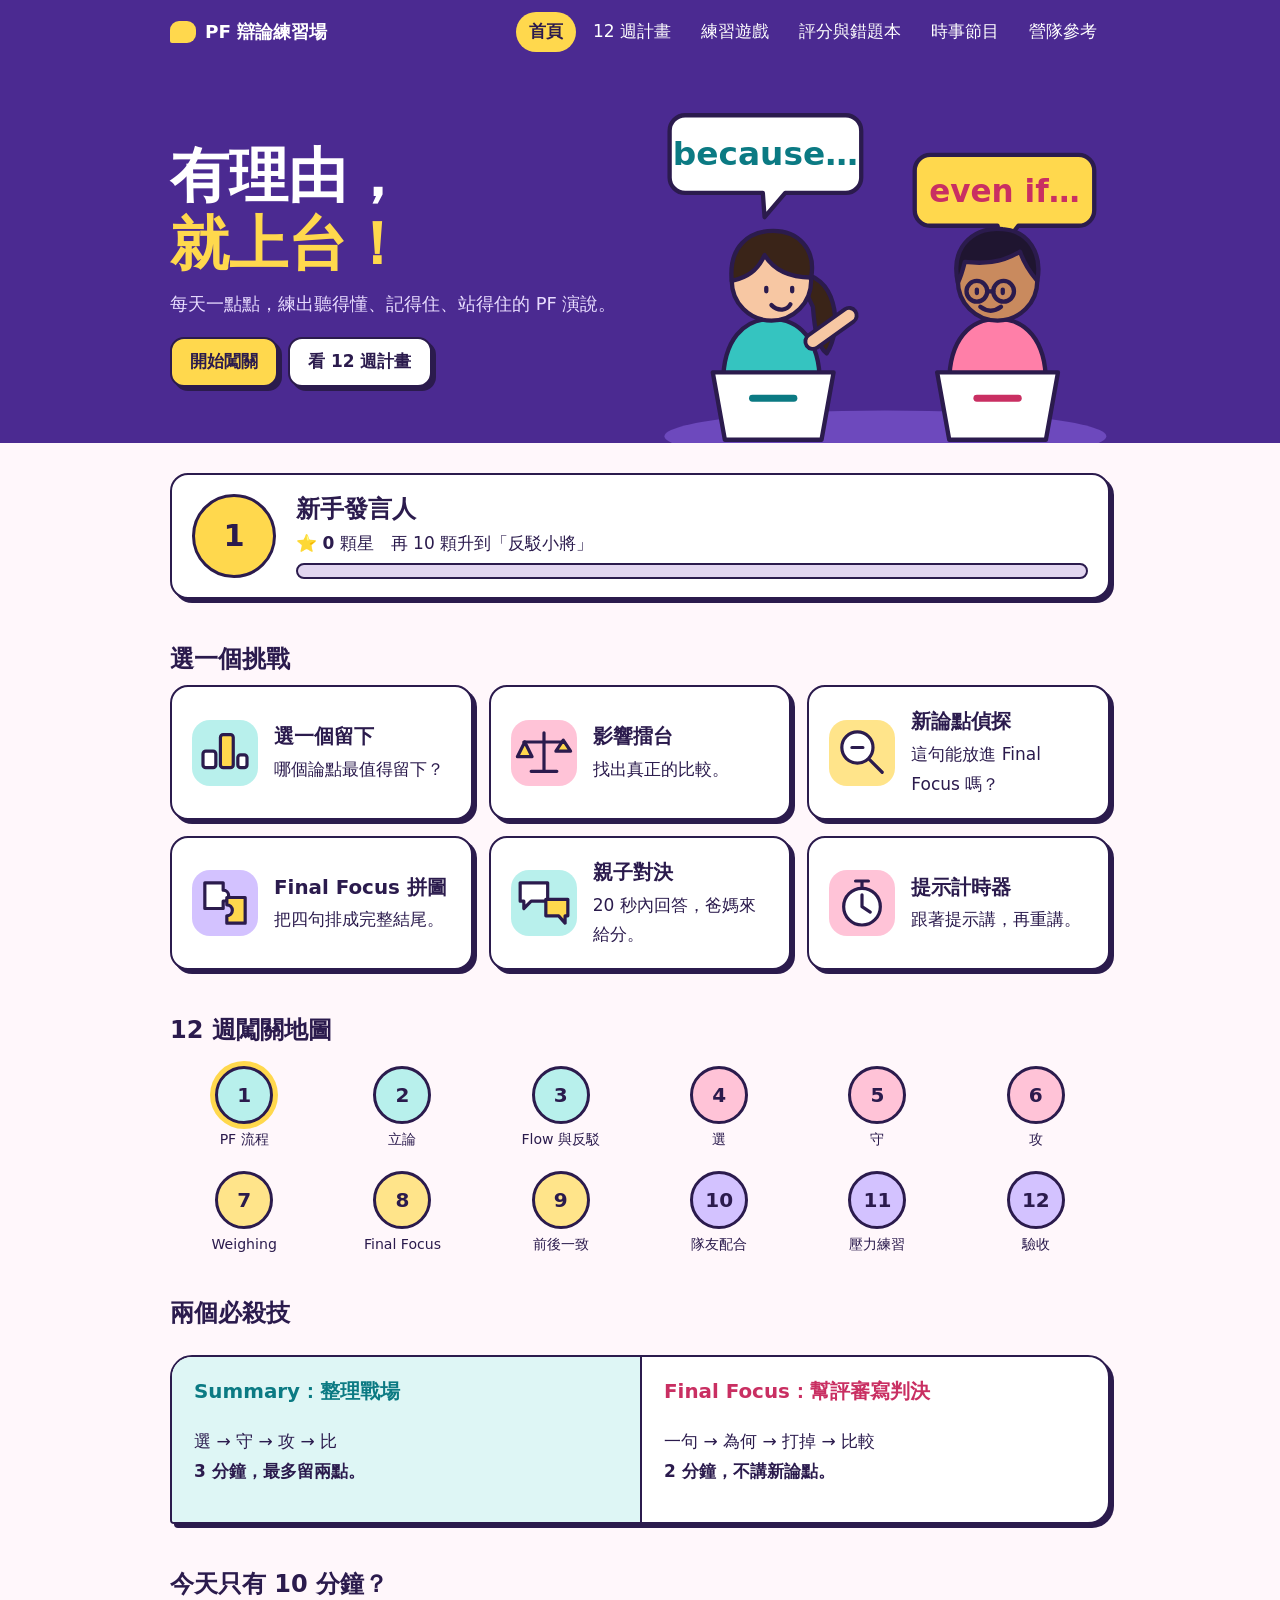
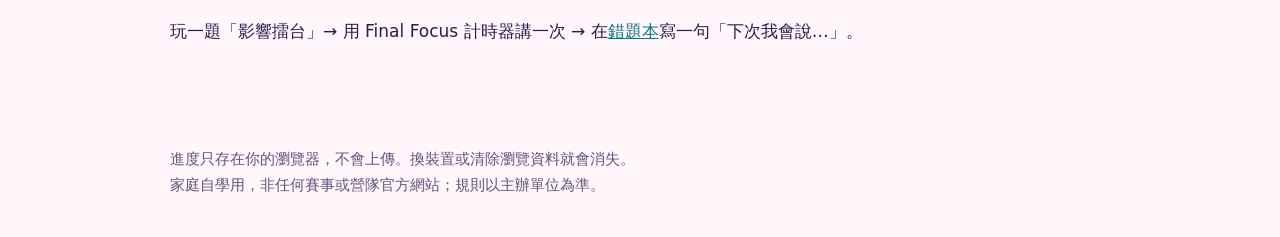
<file: index.html>
<!DOCTYPE html>
<html lang="zh-Hant">
<head>
<meta charset="utf-8">
<meta name="viewport" content="width=device-width,initial-scale=1">
<title>首頁｜PF 辯論練習場</title>
<meta name="description" content="Public Forum 12 週練習計畫與親子互動遊戲">
<link rel="icon" href="favicon.svg?v=4">
<link rel="stylesheet" href="style.css?v=4">
</head>
<body>
<header><div class="wrap"><a class="logo" href="index.html">PF 辯論練習場</a>
<nav aria-label="主選單"><a href="index.html" aria-current="page">首頁</a><a href="plan.html">12 週計畫</a><a href="games.html">練習遊戲</a><a href="score.html">評分與錯題本</a><a href="news.html">時事節目</a><a href="camps.html">營隊參考</a></nav></div></header>
<main>
<section class="hero"><div class="wrap"><div class="copy"><h1>有理由，<br><mark>就上台！</mark></h1><p class="lead">每天一點點，練出聽得懂、記得住、站得住的 PF 演說。</p><p class="row"><a class="btn go" href="games.html">開始闖關</a><a class="btn" href="plan.html">看 12 週計畫</a></p></div><svg viewBox="0 0 520 400" role="img" aria-label="兩位小辯士站在講台前互相討論" stroke="#2b1b4d" stroke-width="5" stroke-linejoin="round" stroke-linecap="round">
<ellipse cx="260" cy="392" rx="256" ry="30" fill="#6d49bd" stroke="none"/>
<g class="b1"><path d="M28 20h186a18 18 0 0 1 18 18v54a18 18 0 0 1-18 18h-70l-24 28-2-28H28A18 18 0 0 1 10 92V38a18 18 0 0 1 18-18z" fill="#fff"/><text x="121" y="78" text-anchor="middle" font-size="38" font-weight="900" fill="#0b7a83" stroke="none" font-family="system-ui,sans-serif">because…</text></g>
<g class="b2"><path d="M312 66h172a18 18 0 0 1 18 18v46a18 18 0 0 1-18 18h-70l-20 26-4-26h-78a18 18 0 0 1-18-18V84a18 18 0 0 1 18-18z" fill="#ffd84d"/><text x="398" y="121" text-anchor="middle" font-size="36" font-weight="900" fill="#c92f62" stroke="none" font-family="system-ui,sans-serif">even if…</text></g>
<path d="M158 204c44-2 54 60 34 92-12-10-14-30-16-54z" fill="#3a2418"/><path d="M72 330c0-50 24-74 56-74s56 24 56 74z" fill="#35c4c0"/><path d="M176 282l42-30" fill="none" stroke-width="22"/><path d="M176 282l42-30" fill="none" stroke="#f7c7a3" stroke-width="13"/><circle cx="128" cy="212" r="46" fill="#f7c7a3"/><path d="M82 212c-4-40 20-58 48-58s50 20 44 54c-26 0-44-10-54-26-8 18-20 26-38 30z" fill="#3a2418"/><path d="M122 220v4M152 220v4M128 240c8 8 18 6 22-1" fill="none"/>
<path d="M60 318h140l-14 78H74z" fill="#fff"/><path d="M106 348h48" stroke="#0b7a83" stroke-width="8"/>
<path d="M334 330c0-50 24-74 56-74s56 24 56 74z" fill="#ff7fa8"/><circle cx="390" cy="212" r="46" fill="#c98a5e"/><path d="M344 214c-10-46 24-66 52-62 30 2 46 28 40 60-10-12-16-22-20-34-22 14-44 14-64 12-2 8-4 16-8 24z" fill="#1f1530"/><path d="M366 222v4M396 222v4M370 242c8 6 16 6 24 0" fill="none"/><circle cx="366" cy="224" r="12" fill="none"/><circle cx="397" cy="224" r="12" fill="none"/><path d="M378 224h7"/>
<path d="M320 318h140l-14 78H334z" fill="#fff"/><path d="M366 348h48" stroke="#c92f62" stroke-width="8"/></svg></div></section>
<div class="wrap">
<section class="card level"><div class="badge" id="lv">1</div><div><h2 id="lvname">新手發言人</h2><p>⭐ <b data-stars>0</b> 顆星　<span id="lvnext"></span></p><div class="bar"><i id="lvbar"></i></div></div></section>
<h2>選一個挑戰</h2><div class="grid"><a class="card gcard" href="games.html#collapse"><svg viewBox="0 0 72 72" aria-hidden="true" style="--c:#b8f0ec" stroke="#2b1b4d" stroke-width="3.5" stroke-linejoin="round" stroke-linecap="round"><rect x="12" y="34" width="14" height="18" rx="3" fill="#fff"/><rect x="31" y="16" width="14" height="36" rx="3" fill="#ffd84d"/><rect x="50" y="38" width="10" height="14" rx="3" fill="#fff"/></svg><div><h3>選一個留下</h3>哪個論點最值得留下？</div></a><a class="card gcard" href="games.html#weigh"><svg viewBox="0 0 72 72" aria-hidden="true" style="--c:#ffc3d7" stroke="#2b1b4d" stroke-width="3.5" stroke-linejoin="round" stroke-linecap="round"><path d="M36 14v42M22 56h28M14 24h44" fill="none"/><path d="M7 40l8-16 8 16zM49 34l8-12 8 12z" fill="#ffd84d"/></svg><div><h3>影響擂台</h3>找出真正的比較。</div></a><a class="card gcard" href="games.html#detective"><svg viewBox="0 0 72 72" aria-hidden="true" style="--c:#ffe48a" stroke="#2b1b4d" stroke-width="3.5" stroke-linejoin="round" stroke-linecap="round"><circle cx="31" cy="30" r="17" fill="#fff"/><path d="M44 43l14 14M25 30h12" fill="none"/></svg><div><h3>新論點偵探</h3>這句能放進 Final Focus 嗎？</div></a><a class="card gcard" href="games.html#puzzle"><svg viewBox="0 0 72 72" aria-hidden="true" style="--c:#d3c2ff" stroke="#2b1b4d" stroke-width="3.5" stroke-linejoin="round" stroke-linecap="round"><path d="M14 14h20v8a6 6 0 1 1 0 12v8H14z" fill="#fff"/><path d="M38 30h20v28H38v-8a6 6 0 1 0 0-12z" fill="#ffd84d"/></svg><div><h3>Final Focus 拼圖</h3>把四句排成完整結尾。</div></a><a class="card gcard" href="games.html#duel"><svg viewBox="0 0 72 72" aria-hidden="true" style="--c:#b8f0ec" stroke="#2b1b4d" stroke-width="3.5" stroke-linejoin="round" stroke-linecap="round"><path d="M10 14h30v20H22l-8 8v-8h-4z" fill="#fff"/><path d="M62 32H38v18h14l7 8v-8h3z" fill="#ffd84d"/></svg><div><h3>親子對決</h3>20 秒內回答，爸媽來給分。</div></a><a class="card gcard" href="games.html#timer"><svg viewBox="0 0 72 72" aria-hidden="true" style="--c:#ffc3d7" stroke="#2b1b4d" stroke-width="3.5" stroke-linejoin="round" stroke-linecap="round"><circle cx="36" cy="40" r="20" fill="#fff"/><path d="M36 27v13l9 6M29 12h14M36 12v8" fill="none"/></svg><div><h3>提示計時器</h3>跟著提示講，再重講。</div></a></div>
<h2>12 週闖關地圖</h2><ol class="map" id="map"><li data-w="0"><a href="plan.html#w1"><b>1</b>PF 流程</a></li><li data-w="1"><a href="plan.html#w2"><b>2</b>立論</a></li><li data-w="2"><a href="plan.html#w3"><b>3</b>Flow 與反駁</a></li><li data-w="3"><a href="plan.html#w4"><b>4</b>選</a></li><li data-w="4"><a href="plan.html#w5"><b>5</b>守</a></li><li data-w="5"><a href="plan.html#w6"><b>6</b>攻</a></li><li data-w="6"><a href="plan.html#w7"><b>7</b>Weighing</a></li><li data-w="7"><a href="plan.html#w8"><b>8</b>Final Focus</a></li><li data-w="8"><a href="plan.html#w9"><b>9</b>前後一致</a></li><li data-w="9"><a href="plan.html#w10"><b>10</b>隊友配合</a></li><li data-w="10"><a href="plan.html#w11"><b>11</b>壓力練習</a></li><li data-w="11"><a href="plan.html#w12"><b>12</b>驗收</a></li></ol>
<h2>兩個必殺技</h2><div class="flow"><div><h3 class="p">Summary：整理戰場</h3><p>選 → 守 → 攻 → 比<br><b>3 分鐘，最多留兩點。</b></p></div><div><h3 class="c">Final Focus：幫評審寫判決</h3><p>一句 → 為何 → 打掉 → 比較<br><b>2 分鐘，不講新論點。</b></p></div></div>
<h2>今天只有 10 分鐘？</h2><p>玩一題「影響擂台」→ 用 Final Focus 計時器講一次 → 在<a href="score.html">錯題本</a>寫一句「下次我會說…」。</p></div></main>
<footer><div class="wrap small">進度只存在你的瀏覽器，不會上傳。換裝置或清除瀏覽資料就會消失。<br>家庭自學用，非任何賽事或營隊官方網站；規則以主辦單位為準。</div></footer>
<script src="app.js?v=4"></script><script src="home.js?v=4"></script>
</body>
</html>
</file>
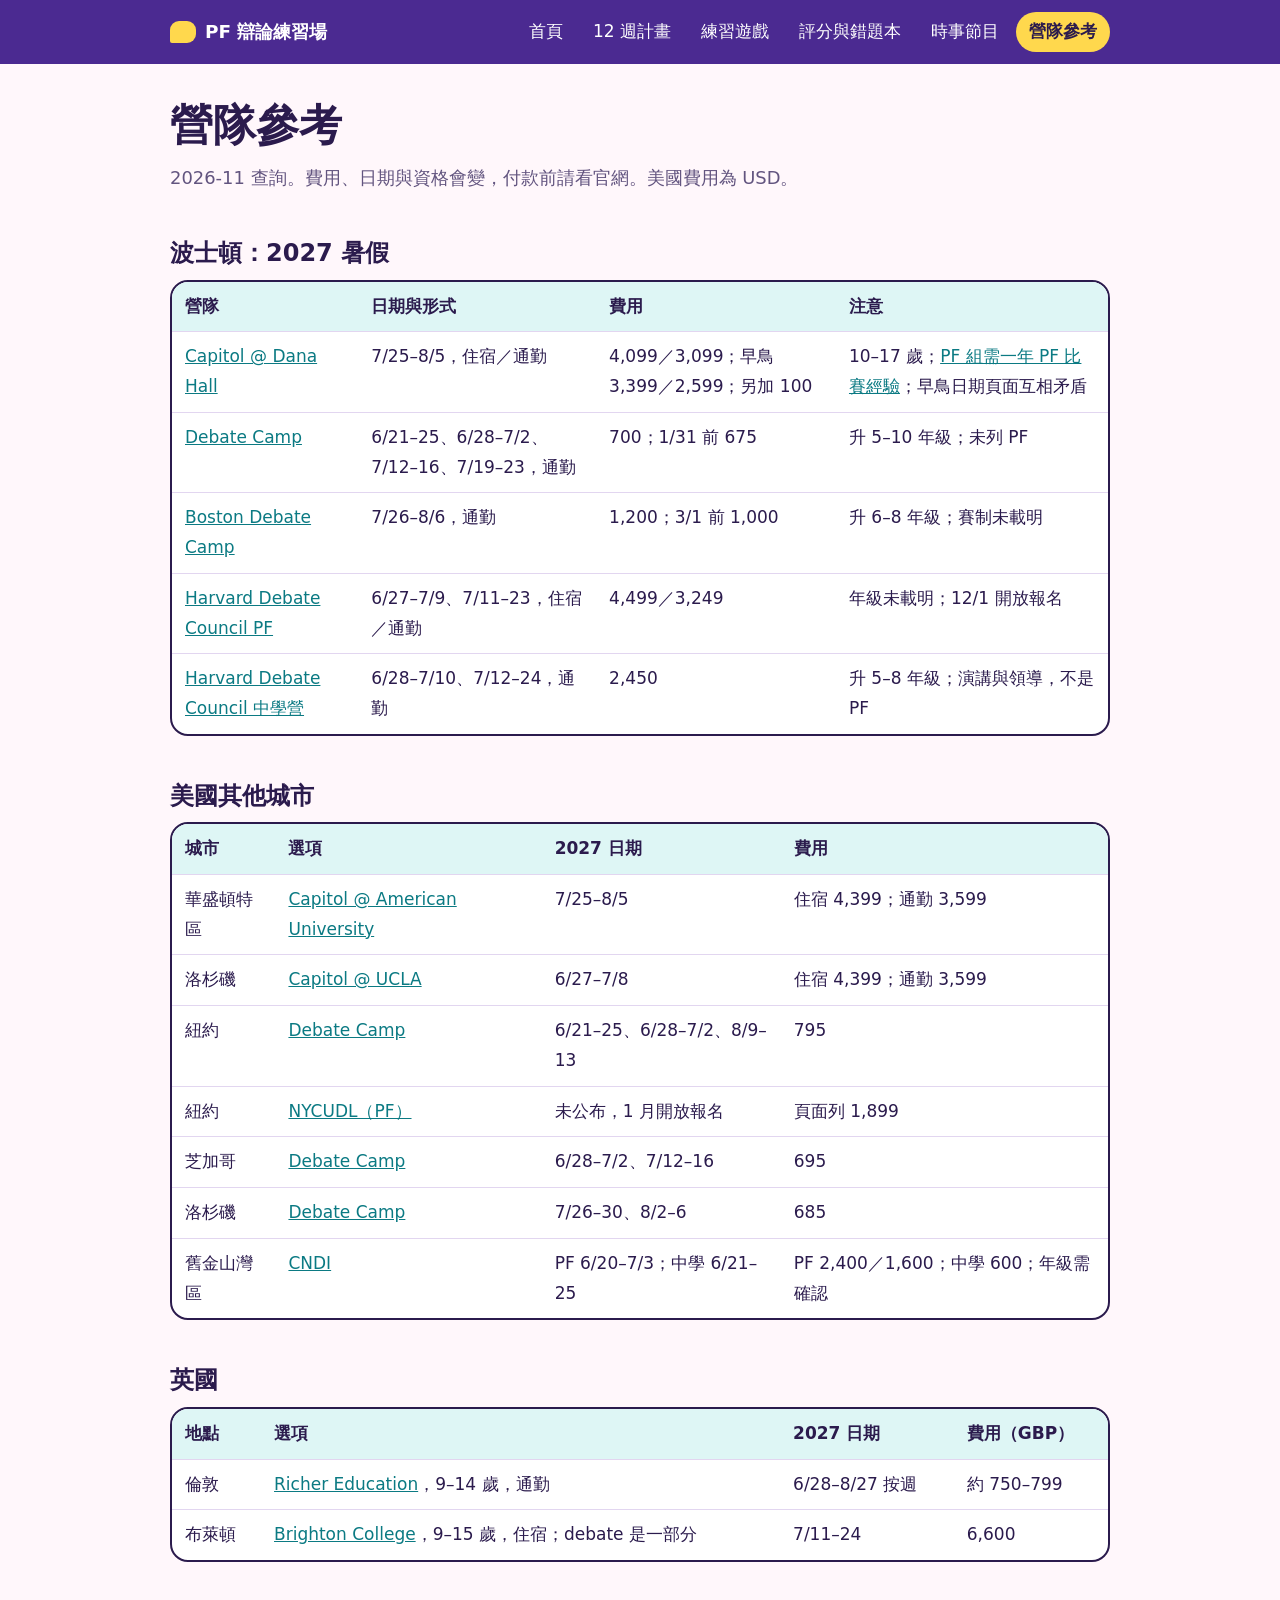
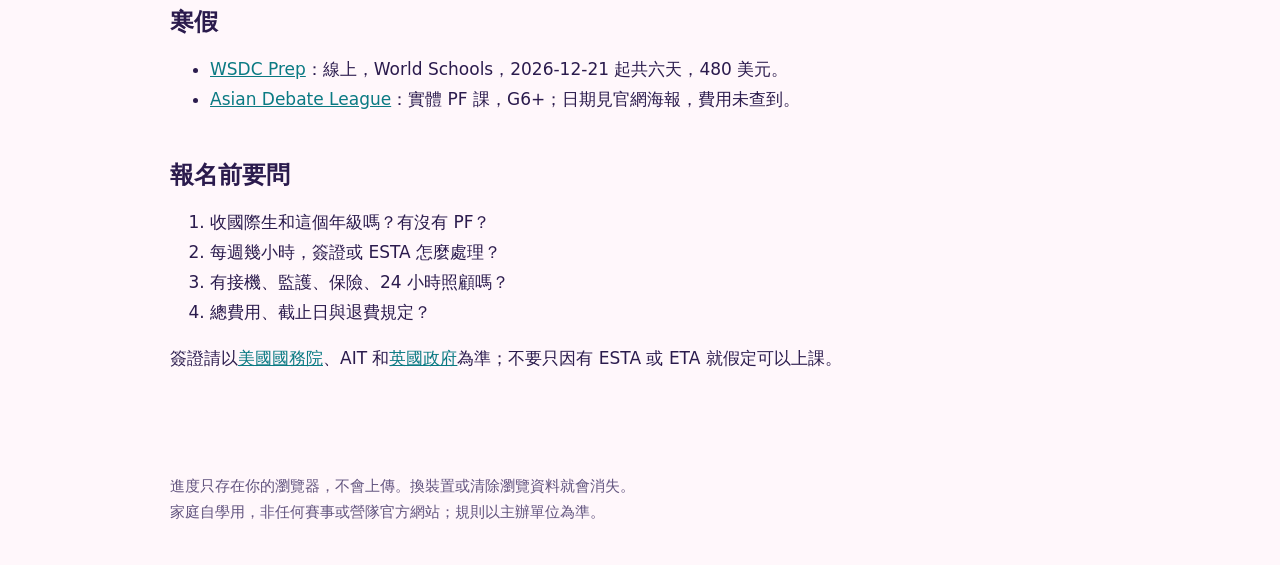
<file: camps.html>
<!DOCTYPE html>
<html lang="zh-Hant">
<head>
<meta charset="utf-8">
<meta name="viewport" content="width=device-width,initial-scale=1">
<title>營隊參考｜PF 辯論練習場</title>
<meta name="description" content="Public Forum 12 週練習計畫與親子互動遊戲">
<link rel="icon" href="favicon.svg?v=4">
<link rel="stylesheet" href="style.css?v=4">
</head>
<body>
<header><div class="wrap"><a class="logo" href="index.html">PF 辯論練習場</a>
<nav aria-label="主選單"><a href="index.html">首頁</a><a href="plan.html">12 週計畫</a><a href="games.html">練習遊戲</a><a href="score.html">評分與錯題本</a><a href="news.html">時事節目</a><a href="camps.html" aria-current="page">營隊參考</a></nav></div></header>
<main class="wrap">
<h1>營隊參考</h1><p class="lead">2026-11 查詢。費用、日期與資格會變，付款前請看官網。美國費用為 USD。</p><h2>波士頓：2027 暑假</h2><div class="tw" tabindex="0"><table><thead><tr><th>營隊</th><th>日期與形式</th><th>費用</th><th>注意</th></tr></thead><tbody>
<tr><td><a href="https://www.capitoldebate.com/camping-detail/dana-hall" target="_blank" rel="noopener">Capitol @ Dana Hall</a></td><td>7/25–8/5，住宿／通勤</td><td>4,099／3,099；早鳥 3,399／2,599；另加 100</td><td>10–17 歲；<a href="https://www.capitoldebate.com/camp-program/Competitive-Public-Forum-Debate" target="_blank" rel="noopener">PF 組需一年 PF 比賽經驗</a>；早鳥日期頁面互相矛盾</td></tr>
<tr><td><a href="https://www.debatecamp.com/boston" target="_blank" rel="noopener">Debate Camp</a></td><td>6/21–25、6/28–7/2、7/12–16、7/19–23，通勤</td><td>700；1/31 前 675</td><td>升 5–10 年級；未列 PF</td></tr>
<tr><td><a href="https://www.bostondebate.org/debatecamp/" target="_blank" rel="noopener">Boston Debate Camp</a></td><td>7/26–8/6，通勤</td><td>1,200；3/1 前 1,000</td><td>升 6–8 年級；賽制未載明</td></tr>
<tr><td><a href="https://hdcsw.org/public-forum/" target="_blank" rel="noopener">Harvard Debate Council PF</a></td><td>6/27–7/9、7/11–23，住宿／通勤</td><td>4,499／3,249</td><td>年級未載明；12/1 開放報名</td></tr>
<tr><td><a href="https://hdcsw.org/programs/middle-school" target="_blank" rel="noopener">Harvard Debate Council 中學營</a></td><td>6/28–7/10、7/12–24，通勤</td><td>2,450</td><td>升 5–8 年級；演講與領導，不是 PF</td></tr>
</tbody></table></div>
<h2>美國其他城市</h2><div class="tw" tabindex="0"><table><thead><tr><th>城市</th><th>選項</th><th>2027 日期</th><th>費用</th></tr></thead><tbody>
<tr><td>華盛頓特區</td><td><a href="https://www.capitoldebate.com/camping-detail/american-university-washington-d-c" target="_blank" rel="noopener">Capitol @ American University</a></td><td>7/25–8/5</td><td>住宿 4,399；通勤 3,599</td></tr>
<tr><td>洛杉磯</td><td><a href="https://www.capitoldebate.com/camping-detail/ucla_university-california-los-angeles" target="_blank" rel="noopener">Capitol @ UCLA</a></td><td>6/27–7/8</td><td>住宿 4,399；通勤 3,599</td></tr>
<tr><td>紐約</td><td><a href="https://www.debatecamp.com/newyork" target="_blank" rel="noopener">Debate Camp</a></td><td>6/21–25、6/28–7/2、8/9–13</td><td>795</td></tr>
<tr><td>紐約</td><td><a href="https://debate.nyc/summer-institute/" target="_blank" rel="noopener">NYCUDL（PF）</a></td><td>未公布，1 月開放報名</td><td>頁面列 1,899</td></tr>
<tr><td>芝加哥</td><td><a href="https://www.debatecamp.com/chicago" target="_blank" rel="noopener">Debate Camp</a></td><td>6/28–7/2、7/12–16</td><td>695</td></tr>
<tr><td>洛杉磯</td><td><a href="https://www.debatecamp.com/la" target="_blank" rel="noopener">Debate Camp</a></td><td>7/26–30、8/2–6</td><td>685</td></tr>
<tr><td>舊金山灣區</td><td><a href="https://berkeleydebate.com/camps/" target="_blank" rel="noopener">CNDI</a></td><td>PF 6/20–7/3；中學 6/21–25</td><td>PF 2,400／1,600；中學 600；年級需確認</td></tr>
</tbody></table></div>
<h2>英國</h2><div class="tw" tabindex="0"><table><thead><tr><th>地點</th><th>選項</th><th>2027 日期</th><th>費用（GBP）</th></tr></thead><tbody>
<tr><td>倫敦</td><td><a href="https://www.richereducation.co.uk/face-to-face-debating-public-speaking-summer-camp/" target="_blank" rel="noopener">Richer Education</a>，9–14 歲，通勤</td><td>6/28–8/27 按週</td><td>約 750–799</td></tr>
<tr><td>布萊頓</td><td><a href="https://www.brightoncollege.org.uk/summer-school" target="_blank" rel="noopener">Brighton College</a>，9–15 歲，住宿；debate 是一部分</td><td>7/11–24</td><td>6,600</td></tr>
</tbody></table></div>
<h2>寒假</h2><ul><li><a href="https://wsdcacademy.com/winter-debate-camp" target="_blank" rel="noopener">WSDC Prep</a>：線上，World Schools，2026-12-21 起共六天，480 美元。</li><li><a href="https://asiandebateleague.com/winter-camp" target="_blank" rel="noopener">Asian Debate League</a>：實體 PF 課，G6+；日期見官網海報，費用未查到。</li></ul>
<h2>報名前要問</h2><ol><li>收國際生和這個年級嗎？有沒有 PF？</li><li>每週幾小時，簽證或 ESTA 怎麼處理？</li><li>有接機、監護、保險、24 小時照顧嗎？</li><li>總費用、截止日與退費規定？</li></ol><p>簽證請以<a href="https://travel.state.gov/content/travel/en/us-visas/tourism-visit/visa-waiver-program.html" target="_blank" rel="noopener">美國國務院</a>、AIT 和<a href="https://www.gov.uk/standard-visitor/visit-to-study" target="_blank" rel="noopener">英國政府</a>為準；不要只因有 ESTA 或 ETA 就假定可以上課。</p>
</main>
<footer><div class="wrap small">進度只存在你的瀏覽器，不會上傳。換裝置或清除瀏覽資料就會消失。<br>家庭自學用，非任何賽事或營隊官方網站；規則以主辦單位為準。</div></footer>
<script src="app.js?v=4"></script>
</body>
</html>
</file>
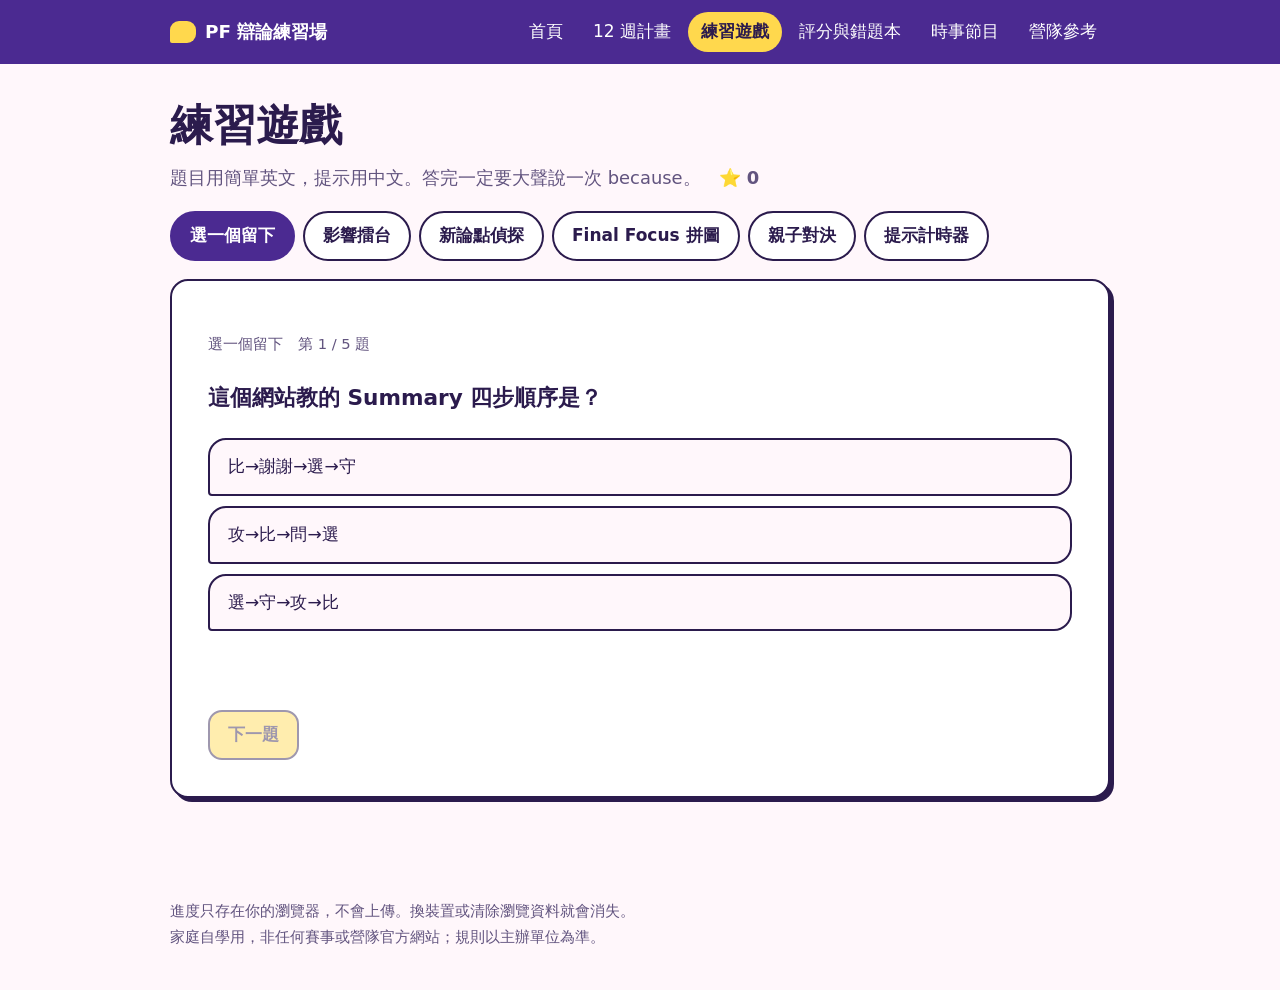
<file: games.html>
<!DOCTYPE html>
<html lang="zh-Hant">
<head>
<meta charset="utf-8">
<meta name="viewport" content="width=device-width,initial-scale=1">
<title>練習遊戲｜PF 辯論練習場</title>
<meta name="description" content="Public Forum 12 週練習計畫與親子互動遊戲">
<link rel="icon" href="favicon.svg?v=4">
<link rel="stylesheet" href="style.css?v=4">
</head>
<body>
<header><div class="wrap"><a class="logo" href="index.html">PF 辯論練習場</a>
<nav aria-label="主選單"><a href="index.html">首頁</a><a href="plan.html">12 週計畫</a><a href="games.html" aria-current="page">練習遊戲</a><a href="score.html">評分與錯題本</a><a href="news.html">時事節目</a><a href="camps.html">營隊參考</a></nav></div></header>
<main class="wrap">
<h1>練習遊戲</h1><p class="lead">題目用簡單英文，提示用中文。答完一定要大聲說一次 because。　<span class="stars">⭐ <span data-stars>0</span></span></p><div class="tabs" role="group" aria-label="選擇遊戲"><button data-g="collapse" aria-pressed="false">選一個留下</button><button data-g="weigh" aria-pressed="false">影響擂台</button><button data-g="detective" aria-pressed="false">新論點偵探</button><button data-g="puzzle" aria-pressed="false">Final Focus 拼圖</button><button data-g="duel" aria-pressed="false">親子對決</button><button data-g="timer" aria-pressed="false">提示計時器</button></div><section class="game" id="game" aria-label="遊戲區"></section><noscript>遊戲需要開啟 JavaScript。</noscript>
</main>
<footer><div class="wrap small">進度只存在你的瀏覽器，不會上傳。換裝置或清除瀏覽資料就會消失。<br>家庭自學用，非任何賽事或營隊官方網站；規則以主辦單位為準。</div></footer>
<script src="app.js?v=4"></script><script src="games.js?v=4"></script>
</body>
</html>
</file>
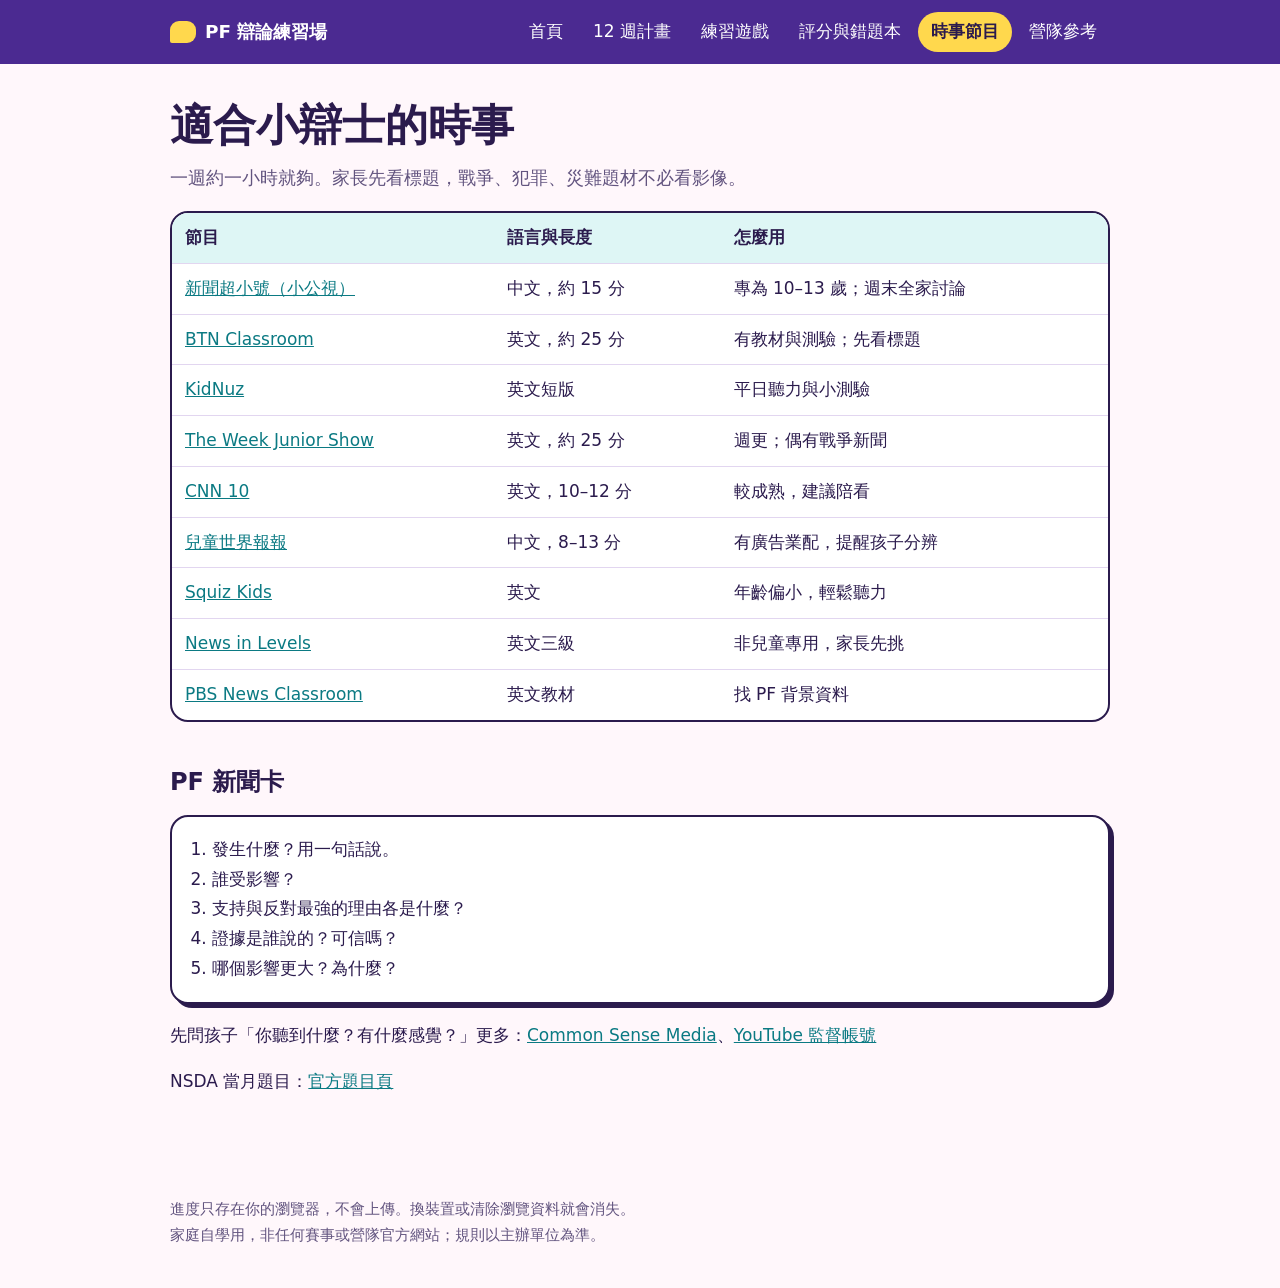
<file: news.html>
<!DOCTYPE html>
<html lang="zh-Hant">
<head>
<meta charset="utf-8">
<meta name="viewport" content="width=device-width,initial-scale=1">
<title>時事節目｜PF 辯論練習場</title>
<meta name="description" content="Public Forum 12 週練習計畫與親子互動遊戲">
<link rel="icon" href="favicon.svg?v=4">
<link rel="stylesheet" href="style.css?v=4">
</head>
<body>
<header><div class="wrap"><a class="logo" href="index.html">PF 辯論練習場</a>
<nav aria-label="主選單"><a href="index.html">首頁</a><a href="plan.html">12 週計畫</a><a href="games.html">練習遊戲</a><a href="score.html">評分與錯題本</a><a href="news.html" aria-current="page">時事節目</a><a href="camps.html">營隊參考</a></nav></div></header>
<main class="wrap">
<h1>適合小辯士的時事</h1><p class="lead">一週約一小時就夠。家長先看標題，戰爭、犯罪、災難題材不必看影像。</p><div class="tw" tabindex="0"><table><thead><tr><th>節目</th><th>語言與長度</th><th>怎麼用</th></tr></thead><tbody>
<tr><td><a href="https://www.youtube.com/@ptskidsedu" target="_blank" rel="noopener">新聞超小號（小公視）</a></td><td>中文，約 15 分</td><td>專為 10–13 歲；週末全家討論</td></tr>
<tr><td><a href="https://www.abc.net.au/btn/classroom" target="_blank" rel="noopener">BTN Classroom</a></td><td>英文，約 25 分</td><td>有教材與測驗；先看標題</td></tr>
<tr><td><a href="https://www.kidnuz.org/" target="_blank" rel="noopener">KidNuz</a></td><td>英文短版</td><td>平日聽力與小測驗</td></tr>
<tr><td><a href="https://podcasts.apple.com/us/podcast/the-week-junior-show/id1474948728" target="_blank" rel="noopener">The Week Junior Show</a></td><td>英文，約 25 分</td><td>週更；偶有戰爭新聞</td></tr>
<tr><td><a href="https://podcasts.apple.com/hk/podcast/cnn-10/id1766786641" target="_blank" rel="noopener">CNN 10</a></td><td>英文，10–12 分</td><td>較成熟，建議陪看</td></tr>
<tr><td><a href="https://podcasts.apple.com/us/podcast/id1636822889" target="_blank" rel="noopener">兒童世界報報</a></td><td>中文，8–13 分</td><td>有廣告業配，提醒孩子分辨</td></tr>
<tr><td><a href="https://www.squizkids.com.au/podcast/" target="_blank" rel="noopener">Squiz Kids</a></td><td>英文</td><td>年齡偏小，輕鬆聽力</td></tr>
<tr><td><a href="https://www.newsinlevels.com/" target="_blank" rel="noopener">News in Levels</a></td><td>英文三級</td><td>非兒童專用，家長先挑</td></tr>
<tr><td><a href="https://www.pbs.org/newshour/classroom/" target="_blank" rel="noopener">PBS News Classroom</a></td><td>英文教材</td><td>找 PF 背景資料</td></tr>
</tbody></table></div>
<h2>PF 新聞卡</h2><ol class="card" style="padding-left:40px"><li>發生什麼？用一句話說。</li><li>誰受影響？</li><li>支持與反對最強的理由各是什麼？</li><li>證據是誰說的？可信嗎？</li><li>哪個影響更大？為什麼？</li></ol><p>先問孩子「你聽到什麼？有什麼感覺？」更多：<a href="https://www.commonsensemedia.org/articles/explaining-the-news-to-our-kids" target="_blank" rel="noopener">Common Sense Media</a>、<a href="https://support.google.com/youtube/answer/10314940" target="_blank" rel="noopener">YouTube 監督帳號</a></p><p>NSDA 當月題目：<a href="https://www.speechanddebate.org/topics/" target="_blank" rel="noopener">官方題目頁</a></p>
</main>
<footer><div class="wrap small">進度只存在你的瀏覽器，不會上傳。換裝置或清除瀏覽資料就會消失。<br>家庭自學用，非任何賽事或營隊官方網站；規則以主辦單位為準。</div></footer>
<script src="app.js?v=4"></script>
</body>
</html>
</file>
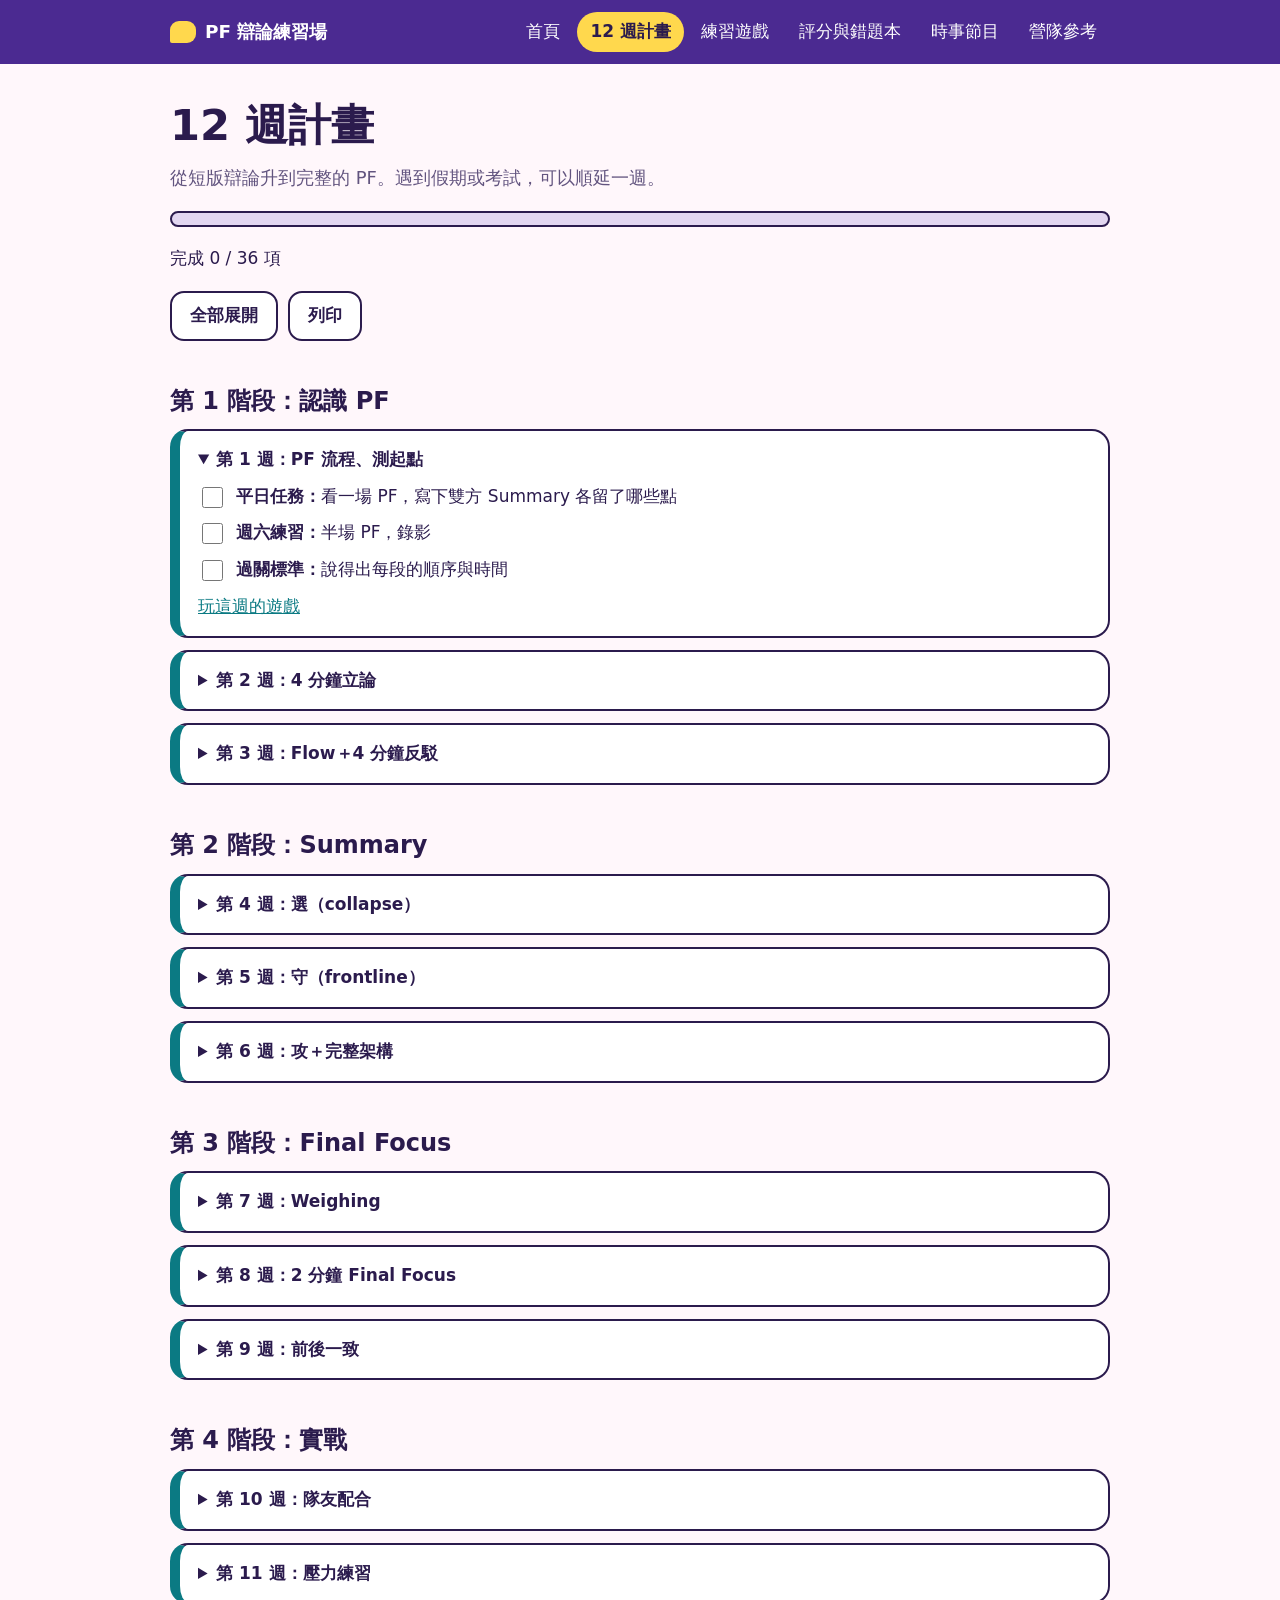
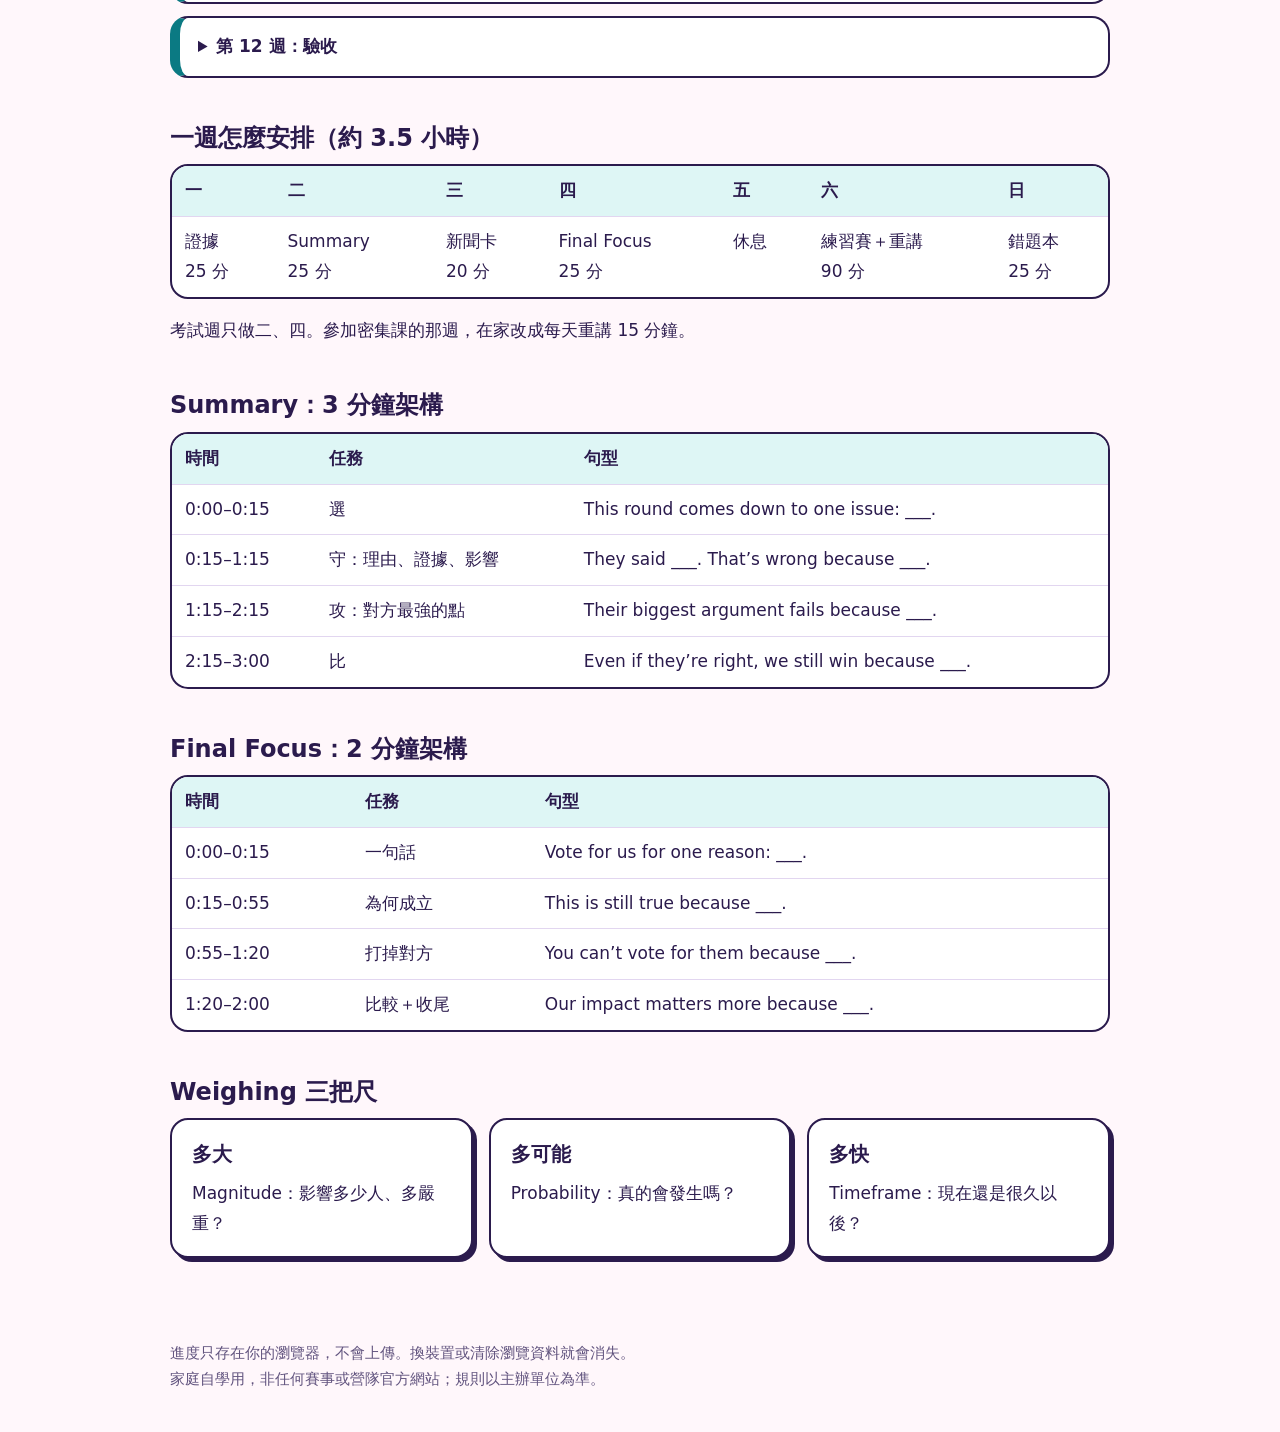
<file: plan.html>
<!DOCTYPE html>
<html lang="zh-Hant">
<head>
<meta charset="utf-8">
<meta name="viewport" content="width=device-width,initial-scale=1">
<title>12 週計畫｜PF 辯論練習場</title>
<meta name="description" content="Public Forum 12 週練習計畫與親子互動遊戲">
<link rel="icon" href="favicon.svg?v=4">
<link rel="stylesheet" href="style.css?v=4">
</head>
<body>
<header><div class="wrap"><a class="logo" href="index.html">PF 辯論練習場</a>
<nav aria-label="主選單"><a href="index.html">首頁</a><a href="plan.html" aria-current="page">12 週計畫</a><a href="games.html">練習遊戲</a><a href="score.html">評分與錯題本</a><a href="news.html">時事節目</a><a href="camps.html">營隊參考</a></nav></div></header>
<main class="wrap">
<h1>12 週計畫</h1><p class="lead">從短版辯論升到完整的 PF。遇到假期或考試，可以順延一週。</p><div class="bar"><i id="bar"></i></div><p id="pct" role="status"></p><div class="row np"><button id="openall">全部展開</button><button id="print">列印</button></div>
<h2>第 1 階段：認識 PF</h2><details class="week" id="w1"><summary>第 1 週：PF 流程、測起點</summary><label><input type="checkbox" data-k="0a"><span><b>平日任務：</b>看一場 PF，寫下雙方 Summary 各留了哪些點</span></label><label><input type="checkbox" data-k="0b"><span><b>週六練習：</b>半場 PF，錄影</span></label><label><input type="checkbox" data-k="0c"><span><b>過關標準：</b>說得出每段的順序與時間</span></label><a class="np" href="games.html#timer">玩這週的遊戲</a></details>
<details class="week" id="w2"><summary>第 2 週：4 分鐘立論</summary><label><input type="checkbox" data-k="1a"><span><b>平日任務：</b>用一句話講完自己的案子</span></label><label><input type="checkbox" data-k="1b"><span><b>週六練習：</b>正反各講一次立論</span></label><label><input type="checkbox" data-k="1c"><span><b>過關標準：</b>每個論點都有理由、證據、影響</span></label><a class="np" href="games.html#duel">玩這週的遊戲</a></details>
<details class="week" id="w3"><summary>第 3 週：Flow＋4 分鐘反駁</summary><label><input type="checkbox" data-k="2a"><span><b>平日任務：</b>看 flow 圈出最重要的一點</span></label><label><input type="checkbox" data-k="2b"><span><b>週六練習：</b>立論＋反駁</span></label><label><input type="checkbox" data-k="2c"><span><b>過關標準：</b>漏回不超過 3 點；反駁滿 3 分鐘</span></label><a class="np" href="games.html#duel">玩這週的遊戲</a></details>
<h2>第 2 階段：Summary</h2><details class="week" id="w4"><summary>第 4 週：選（collapse）</summary><label><input type="checkbox" data-k="3a"><span><b>平日任務：</b>三個論點刪到一個，說明原因</span></label><label><input type="checkbox" data-k="3b"><span><b>週六練習：</b>2 分鐘 Summary</span></label><label><input type="checkbox" data-k="3c"><span><b>過關標準：</b>不超過 2 個論點</span></label><a class="np" href="games.html#collapse">玩這週的遊戲</a></details>
<details class="week" id="w5"><summary>第 5 週：守（frontline）</summary><label><input type="checkbox" data-k="4a"><span><b>平日任務：</b>家長攻擊 3 次，回應 3 次</span></label><label><input type="checkbox" data-k="4b"><span><b>週六練習：</b>3 分鐘 Summary，重講 3 次</span></label><label><input type="checkbox" data-k="4c"><span><b>過關標準：</b>每個攻擊都有「因為」</span></label><a class="np" href="games.html#duel">玩這週的遊戲</a></details>
<details class="week" id="w6"><summary>第 6 週：攻＋完整架構</summary><label><input type="checkbox" data-k="5a"><span><b>平日任務：</b>不看句型講 Summary</span></label><label><input type="checkbox" data-k="5b"><span><b>週六練習：</b>到 Summary 為止的練習賽</span></label><label><input type="checkbox" data-k="5c"><span><b>過關標準：</b>2:40–3:00 完成，四步都有</span></label><a class="np" href="games.html#timer">玩這週的遊戲</a></details>
<h2>第 3 階段：Final Focus</h2><details class="week" id="w7"><summary>第 7 週：Weighing</summary><label><input type="checkbox" data-k="6a"><span><b>平日任務：</b>每天一題：兩個影響，用三把尺比</span></label><label><input type="checkbox" data-k="6b"><span><b>週六練習：</b>只練 Summary＋Final Focus</span></label><label><input type="checkbox" data-k="6c"><span><b>過關標準：</b>至少兩次 weighing</span></label><a class="np" href="games.html#weigh">玩這週的遊戲</a></details>
<details class="week" id="w8"><summary>第 8 週：2 分鐘 Final Focus</summary><label><input type="checkbox" data-k="7a"><span><b>平日任務：</b>2 分 → 90 秒 → 60 秒重講</span></label><label><input type="checkbox" data-k="7b"><span><b>週六練習：</b>後半場練習</span></label><label><input type="checkbox" data-k="7c"><span><b>過關標準：</b>沒有新論點</span></label><a class="np" href="games.html#detective">玩這週的遊戲</a></details>
<details class="week" id="w9"><summary>第 9 週：前後一致</summary><label><input type="checkbox" data-k="8a"><span><b>平日任務：</b>用兩色筆對照兩篇</span></label><label><input type="checkbox" data-k="8b"><span><b>週六練習：</b>第一場完整 PF</span></label><label><input type="checkbox" data-k="8c"><span><b>過關標準：</b>Final Focus 的重點都出現在 Summary</span></label><a class="np" href="games.html#puzzle">玩這週的遊戲</a></details>
<h2>第 4 階段：實戰</h2><details class="week" id="w10"><summary>第 10 週：隊友配合</summary><label><input type="checkbox" data-k="9a"><span><b>平日任務：</b>兩人用 2 分鐘決定留哪個論點</span></label><label><input type="checkbox" data-k="9b"><span><b>週六練習：</b>休息或半場</span></label><label><input type="checkbox" data-k="9c"><span><b>過關標準：</b>兩人說的重點相同</span></label><a class="np" href="games.html#collapse">玩這週的遊戲</a></details>
<details class="week" id="w11"><summary>第 11 週：壓力練習</summary><label><input type="checkbox" data-k="10a"><span><b>平日任務：</b>對方出意外論點，2 分鐘內改稿</span></label><label><input type="checkbox" data-k="10b"><span><b>週六練習：</b>完整 PF＋觀眾</span></label><label><input type="checkbox" data-k="10c"><span><b>過關標準：</b>不看稿達一半以上</span></label><a class="np" href="games.html#duel">玩這週的遊戲</a></details>
<details class="week" id="w12"><summary>第 12 週：驗收</summary><label><input type="checkbox" data-k="11a"><span><b>平日任務：</b>重講第 1 週的題目</span></label><label><input type="checkbox" data-k="11b"><span><b>週六練習：</b>模擬賽 2 場</span></label><label><input type="checkbox" data-k="11c"><span><b>過關標準：</b>與第 1 週比；目標評分 9 / 12 以上</span></label><a class="np" href="games.html#timer">玩這週的遊戲</a></details>
<h2>一週怎麼安排（約 3.5 小時）</h2><div class="tw" tabindex="0"><table><thead><tr><th>一</th><th>二</th><th>三</th><th>四</th><th>五</th><th>六</th><th>日</th></tr></thead><tbody>
<tr><td>證據<br>25 分</td><td>Summary<br>25 分</td><td>新聞卡<br>20 分</td><td>Final Focus<br>25 分</td><td>休息</td><td>練習賽＋重講<br>90 分</td><td>錯題本<br>25 分</td></tr>
</tbody></table></div><p>考試週只做二、四。參加密集課的那週，在家改成每天重講 15 分鐘。</p>
<h2>Summary：3 分鐘架構</h2><div class="tw" tabindex="0"><table><thead><tr><th>時間</th><th>任務</th><th>句型</th></tr></thead><tbody>
<tr><td>0:00–0:15</td><td>選</td><td>This round comes down to one issue: ___.</td></tr>
<tr><td>0:15–1:15</td><td>守：理由、證據、影響</td><td>They said ___. That’s wrong because ___.</td></tr>
<tr><td>1:15–2:15</td><td>攻：對方最強的點</td><td>Their biggest argument fails because ___.</td></tr>
<tr><td>2:15–3:00</td><td>比</td><td>Even if they’re right, we still win because ___.</td></tr>
</tbody></table></div>
<h2>Final Focus：2 分鐘架構</h2><div class="tw" tabindex="0"><table><thead><tr><th>時間</th><th>任務</th><th>句型</th></tr></thead><tbody>
<tr><td>0:00–0:15</td><td>一句話</td><td>Vote for us for one reason: ___.</td></tr>
<tr><td>0:15–0:55</td><td>為何成立</td><td>This is still true because ___.</td></tr>
<tr><td>0:55–1:20</td><td>打掉對方</td><td>You can’t vote for them because ___.</td></tr>
<tr><td>1:20–2:00</td><td>比較＋收尾</td><td>Our impact matters more because ___.</td></tr>
</tbody></table></div>
<h2>Weighing 三把尺</h2><div class="grid"><div class="card"><h3>多大</h3>Magnitude：影響多少人、多嚴重？</div><div class="card"><h3>多可能</h3>Probability：真的會發生嗎？</div><div class="card"><h3>多快</h3>Timeframe：現在還是很久以後？</div></div>
</main>
<footer><div class="wrap small">進度只存在你的瀏覽器，不會上傳。換裝置或清除瀏覽資料就會消失。<br>家庭自學用，非任何賽事或營隊官方網站；規則以主辦單位為準。</div></footer>
<script src="app.js?v=4"></script><script src="plan.js?v=4"></script>
</body>
</html>
</file>
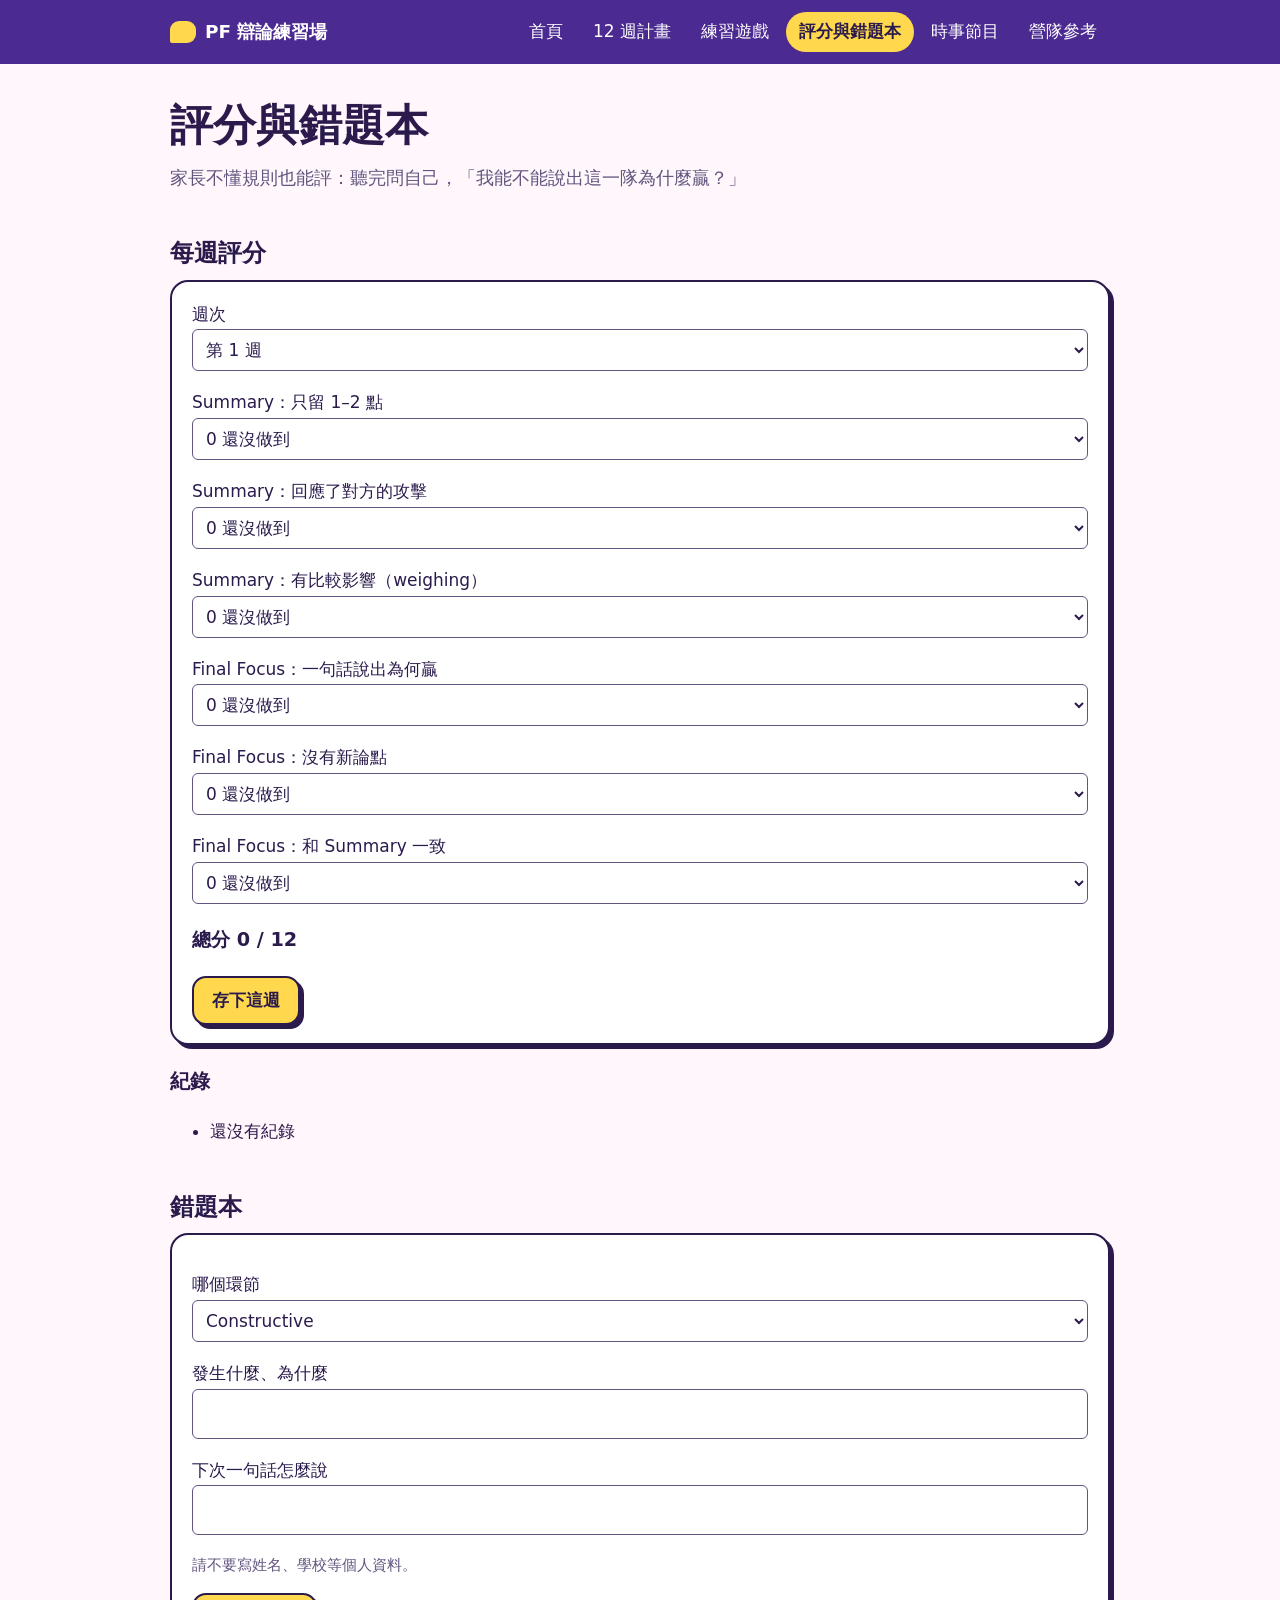
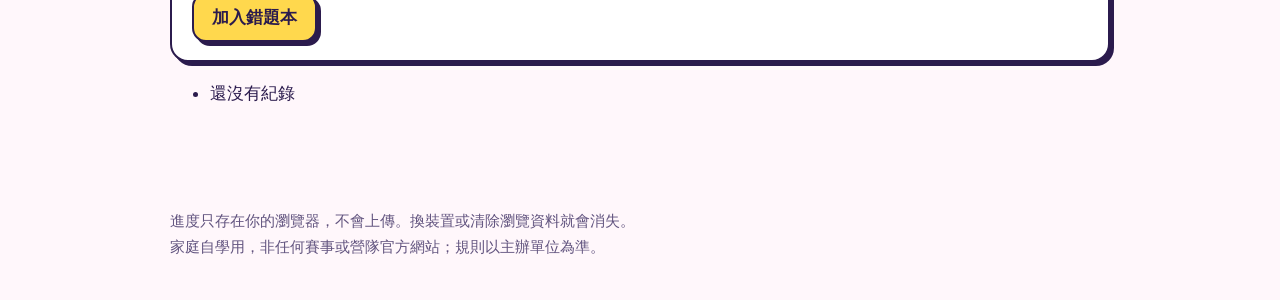
<file: score.html>
<!DOCTYPE html>
<html lang="zh-Hant">
<head>
<meta charset="utf-8">
<meta name="viewport" content="width=device-width,initial-scale=1">
<title>評分與錯題本｜PF 辯論練習場</title>
<meta name="description" content="Public Forum 12 週練習計畫與親子互動遊戲">
<link rel="icon" href="favicon.svg?v=4">
<link rel="stylesheet" href="style.css?v=4">
</head>
<body>
<header><div class="wrap"><a class="logo" href="index.html">PF 辯論練習場</a>
<nav aria-label="主選單"><a href="index.html">首頁</a><a href="plan.html">12 週計畫</a><a href="games.html">練習遊戲</a><a href="score.html" aria-current="page">評分與錯題本</a><a href="news.html">時事節目</a><a href="camps.html">營隊參考</a></nav></div></header>
<main class="wrap">
<h1>評分與錯題本</h1><p class="lead">家長不懂規則也能評：聽完問自己，「我能不能說出這一隊為什麼贏？」</p><h2>每週評分</h2><div class="card"><label for="wk">週次</label><select id="wk"></select><div id="qs"></div><p class="q">總分 <span id="tot">0</span> / 12</p><button class="go" id="save">存下這週</button> <span id="msg" role="status"></span></div><h3>紀錄</h3><ul id="scores"></ul>
<h2>錯題本</h2><form class="card" id="mf"><p><label for="ma">哪個環節</label><select id="ma"><option>Constructive</option><option>Crossfire</option><option>Rebuttal</option><option>Summary</option><option>Final Focus</option></select></p><p><label for="mb">發生什麼、為什麼</label><input type="text" id="mb" required maxlength="150"></p><p><label for="mc">下次一句話怎麼說</label><input type="text" id="mc" required maxlength="200"></p><p class="small">請不要寫姓名、學校等個人資料。</p><button class="go">加入錯題本</button></form><ul id="errs"></ul>
</main>
<footer><div class="wrap small">進度只存在你的瀏覽器，不會上傳。換裝置或清除瀏覽資料就會消失。<br>家庭自學用，非任何賽事或營隊官方網站；規則以主辦單位為準。</div></footer>
<script src="app.js?v=4"></script><script src="score.js?v=4"></script>
</body>
</html>
</file>
<file: style.css>
:root{--bg:#eef2f6;--paper:#fff;--ink:#17263c;--soft:#50607a;--line:#c9d4e2;--pro:#1f5fbf;--con:#c2362b;--ok:#1d7a4f;--mark:#ffe06b;--probg:#e6effb}
@media(prefers-color-scheme:dark){:root{--bg:#0f1826;--paper:#18243a;--ink:#e9eff8;--soft:#a9b8ce;--line:#34455f;--pro:#86b6ff;--con:#ff9a8f;--ok:#6fd3a2;--mark:#6b5a10;--probg:#1a3155}}
*{box-sizing:border-box}
body{margin:0;background:var(--bg);color:var(--ink);font:17px/1.75 "Noto Sans TC","Microsoft JhengHei","PingFang TC",system-ui,sans-serif}
a{color:var(--pro)}.wrap{max-width:980px;margin:auto;padding-left:20px;padding-right:20px}
header{background:var(--paper);border-bottom:3px solid var(--ink)}
header .wrap{display:flex;flex-wrap:wrap;gap:6px 22px;align-items:center;padding-top:12px;padding-bottom:12px}
.logo{font-weight:800;font-size:1.15rem;color:var(--ink);text-decoration:none;margin-right:auto}
nav{display:flex;flex-wrap:wrap;gap:4px}nav a{padding:6px 11px;border-radius:6px;text-decoration:none;color:var(--ink)}
nav a:hover{background:var(--probg)}nav a[aria-current]{background:var(--ink);color:var(--paper)}
main{padding-top:34px;padding-bottom:60px}h1{font-size:clamp(1.8rem,5vw,2.7rem);line-height:1.25;margin:0 0 10px}h2{margin:44px 0 10px;font-size:1.5rem;line-height:1.35}h3{margin:20px 0 6px}
.lead{font-size:1.12rem;color:var(--soft);max-width:42em;margin-top:0}
.flow{display:grid;grid-template-columns:1fr 1fr;background:var(--paper);border:2px solid var(--ink);margin:26px 0}
.flow>div{padding:18px 22px}.flow>div+div{border-left:2px solid var(--con)}.flow h3{margin:0}.p{color:var(--pro)}.c{color:var(--con)}
.grid{display:grid;grid-template-columns:repeat(auto-fit,minmax(min(100%,270px),1fr));gap:16px}
.card{background:var(--paper);border:1px solid var(--line);border-radius:8px;padding:18px 20px}.card h3{margin-top:0}a.card{text-decoration:none;color:var(--ink)}a.card:hover{border-color:var(--pro);box-shadow:0 0 0 1px var(--pro)}
button,.btn{font:inherit;font-weight:700;min-height:46px;padding:8px 18px;border-radius:7px;border:2px solid var(--ink);background:var(--paper);color:var(--ink);cursor:pointer;text-decoration:none;display:inline-block}
button:hover:not(:disabled){background:var(--probg)}.go,.go:hover:not(:disabled){background:var(--ink);color:var(--paper)}button:disabled{cursor:default;opacity:.8}
:focus-visible{outline:3px solid var(--pro);outline-offset:2px}
.tw{overflow-x:auto;background:var(--paper);border:1px solid var(--line);border-radius:8px}table{border-collapse:collapse;width:100%;min-width:560px}th,td{padding:10px 13px;text-align:left;vertical-align:top;border-bottom:1px solid var(--line)}th{background:var(--probg)}tr:last-child td{border-bottom:0}
.week{background:var(--paper);border:1px solid var(--line);border-left:6px solid var(--pro);border-radius:6px;padding:14px 18px;margin:12px 0}.week.done{border-left-color:var(--ok)}.week summary{font-weight:700;cursor:pointer}.week label{display:flex;gap:10px;margin:7px 0}
input[type=checkbox]{width:21px;height:21px;flex:none;margin-top:5px}input[type=text],select{font:inherit;width:100%;padding:9px;border:1px solid var(--soft);border-radius:6px;background:var(--paper);color:var(--ink)}
.opts{display:grid;gap:10px;margin:14px 0}.opts button{text-align:left;font-weight:500;border-color:var(--line)}.opts .right{border-color:var(--ok);box-shadow:inset 5px 0 var(--ok)}.opts .wrong{border-color:var(--con);box-shadow:inset 5px 0 var(--con)}
.fb{min-height:3em;padding:10px 14px;border-left:5px solid var(--mark);background:var(--bg);border-radius:4px;margin-bottom:14px}.fb:empty{visibility:hidden}
.game{background:var(--paper);border:2px solid var(--ink);border-radius:10px;padding:clamp(16px,4vw,28px);margin:18px 0}.tabs{display:flex;gap:8px;flex-wrap:wrap}.tabs button[aria-pressed=true]{background:var(--ink);color:var(--paper)}
.q{font-size:1.2rem;font-weight:700}.clock{font-size:clamp(3.5rem,14vw,6rem);font-weight:800;font-variant-numeric:tabular-nums;line-height:1.1;margin:8px 0}.clock.end{color:var(--con)}.cue{background:var(--mark);padding:10px 14px;border-radius:6px;font-weight:700}
.row{display:flex;gap:10px;flex-wrap:wrap;align-items:center;margin:12px 0}.stars{font-weight:700}.bar{height:12px;background:var(--line);border-radius:6px;overflow:hidden}.bar i{display:block;height:100%;background:var(--ok);width:0}
.sort{padding:0;list-style:none}.sort li{display:flex;gap:8px;align-items:center;background:var(--bg);margin:8px 0;padding:10px;border-radius:6px}.sort span{flex:1}.sort button{min-width:46px;padding:4px}
.small{font-size:.92rem;color:var(--soft)}footer{border-top:1px solid var(--line);padding:22px 0 40px}
@media(max-width:600px){.flow{grid-template-columns:1fr}.flow>div+div{border-left:0;border-top:2px solid var(--con)}}
@media print{header,footer,.np{display:none}body{background:#fff}.week{break-inside:avoid}}

/* 辯論舞台主題 */
:root{--bg:#fff7fb;--paper:#fff;--ink:#2b1b4d;--soft:#62547f;--line:#e2d6f0;--pro:#0b7a83;--con:#c92f62;--ok:#0f8a5f;--mark:#ffd84d;--probg:#def6f5;--plum:#4b2a91;--pop:4px 4px 0 var(--ink)}
@media(prefers-color-scheme:dark){:root{--bg:#1a1230;--paper:#271c45;--ink:#f6f0ff;--soft:#c5b8e0;--line:#4a3b70;--pro:#6fe0df;--con:#ff8fb3;--ok:#6ce0b0;--mark:#ffd84d;--probg:#1c4350;--plum:#4b2a91;--pop:4px 4px 0 #0c0718}}
html{scroll-padding-top:20px}
header{border-bottom:0;background:var(--plum)}.logo{color:#fff;display:flex;align-items:center;gap:9px}.logo::before{content:"";width:26px;height:22px;border-radius:9px 9px 9px 2px;background:#ffd84d}
nav a{color:#fff;border-radius:99px;padding:5px 13px}nav a:hover{background:rgba(255,255,255,.18)}nav a[aria-current]{background:#ffd84d;color:#2b1b4d;font-weight:700}
h1{font-weight:900}h2{font-weight:900}
main:has(.hero){padding-top:0}
.hero{background:var(--plum);color:#fff;overflow:hidden}.hero .wrap{display:grid;grid-template-columns:1.05fr 1fr;gap:20px;align-items:end;padding-top:34px}
.hero h1{font-size:clamp(2.2rem,5.4vw,3.7rem);line-height:1.15}.hero .lead{color:#e8dcff}.hero .copy{padding-bottom:44px}.hero svg{display:block;width:100%;height:auto}.hero mark{background:none;color:#ffd84d}
.hero .btn{border-color:#2b1b4d;color:#2b1b4d;background:#fff;box-shadow:4px 4px 0 #2b1b4d}.hero .btn.go{background:#ffd84d;color:#2b1b4d}
.b1{animation:bob 3s ease-in-out infinite}.b2{animation:bob 3s 1.5s ease-in-out infinite}@keyframes bob{50%{transform:translateY(-8px)}}
button,.btn{border-radius:14px;transition:transform .12s,box-shadow .12s}.btn,.go{box-shadow:var(--pop)}.btn:hover,.go:hover:not(:disabled){transform:translate(-1px,-2px);box-shadow:5px 6px 0 var(--ink)}.btn:active,.go:active:not(:disabled){transform:translate(3px,3px);box-shadow:none}
.go,.go:hover:not(:disabled){background:#ffd84d;color:#2b1b4d;border-color:#2b1b4d}.go:disabled{opacity:.45;box-shadow:none}
.card,.week,.tw,.game{border:2px solid var(--ink);border-radius:18px}.card,.game{box-shadow:var(--pop)}.week{border-left-width:10px;border-left-color:var(--pro)}.week.done summary::after{content:" ✓ 過關";color:var(--ok)}
.gcard{display:flex;gap:16px;align-items:center;transition:transform .15s}.gcard:hover{transform:translateY(-5px) rotate(-.6deg)}.gcard svg{width:66px;height:66px;flex:none;border-radius:18px;background:var(--c)}.gcard h3{margin:0}a.card:hover{border-color:var(--ink);box-shadow:6px 8px 0 var(--ink)}
.level{display:grid;grid-template-columns:auto 1fr;gap:6px 20px;align-items:center;margin-top:30px}.level .badge{width:84px;height:84px;border-radius:50%;background:#ffd84d;color:#2b1b4d;border:3px solid var(--ink);display:grid;place-items:center;font-weight:900;font-size:1.9rem}.level h2{margin:0}.level p{margin:4px 0}
.bar{height:16px;border:2px solid var(--ink);border-radius:99px}.bar i{background:var(--pro);transition:width .5s}
.map{display:grid;grid-template-columns:repeat(6,1fr);gap:22px 10px;list-style:none;padding:0;margin:20px 0}.map a{display:block;text-align:center;text-decoration:none;color:var(--ink);font-size:.88rem;line-height:1.3}.map b{width:58px;height:58px;border-radius:50%;margin:0 auto 6px;display:grid;place-items:center;border:3px solid var(--ink);background:var(--paper);font-size:1.25rem}.map li:nth-child(n+4):nth-child(-n+6) b{background:#ffc3d7;color:#2b1b4d}.map li:nth-child(-n+3) b{background:#b8f0ec;color:#2b1b4d}.map li:nth-child(n+7):nth-child(-n+9) b{background:#ffe48a;color:#2b1b4d}.map li:nth-child(n+10) b{background:#d3c2ff;color:#2b1b4d}.map .done b{background:#0f8a5f!important;color:#fff!important}.map .now b{animation:bob 2s infinite;box-shadow:0 0 0 5px #ffd84d}
.flow{border-radius:22px 22px 22px 4px;overflow:hidden;box-shadow:var(--pop)}.flow>div+div{border-left:2px solid var(--ink)}.flow>div:first-child{background:var(--probg)}
.tabs button{border-radius:99px}.tabs button[aria-pressed=true]{background:var(--plum);color:#fff;border-color:var(--plum)}
.game{padding:clamp(18px,4vw,36px);min-height:380px}.game .q{font-size:1.35rem}.opts button{border-color:var(--ink);padding:12px 18px;background:var(--bg);border-radius:18px 18px 18px 4px}.opts button:hover:not(:disabled){background:var(--probg);transform:translateX(6px)}.opts .right{background:var(--probg)}.fb{border-radius:12px;border-left:8px solid var(--mark)}
.right{animation:pop .35s}.wrong{animation:shake .3s}@keyframes pop{50%{transform:scale(1.03)}}@keyframes shake{25%{transform:translateX(-6px)}75%{transform:translateX(6px)}}
.cue{color:#2b1b4d;border-radius:18px 18px 18px 4px;font-size:1.15rem}.sort li{border:2px solid var(--line);border-radius:14px}th{background:var(--probg)}
.bit{position:fixed;z-index:9;width:11px;height:15px;pointer-events:none;border-radius:3px}
footer{border-top:0}
@media(max-width:700px){.hero .wrap{grid-template-columns:1fr}.hero .copy{padding-bottom:0}.map{grid-template-columns:repeat(3,1fr)}.flow>div+div{border-left:0;border-top:2px solid var(--ink)}}
@media(prefers-reduced-motion:reduce){*{animation:none!important;transition:none!important}}
</file>
